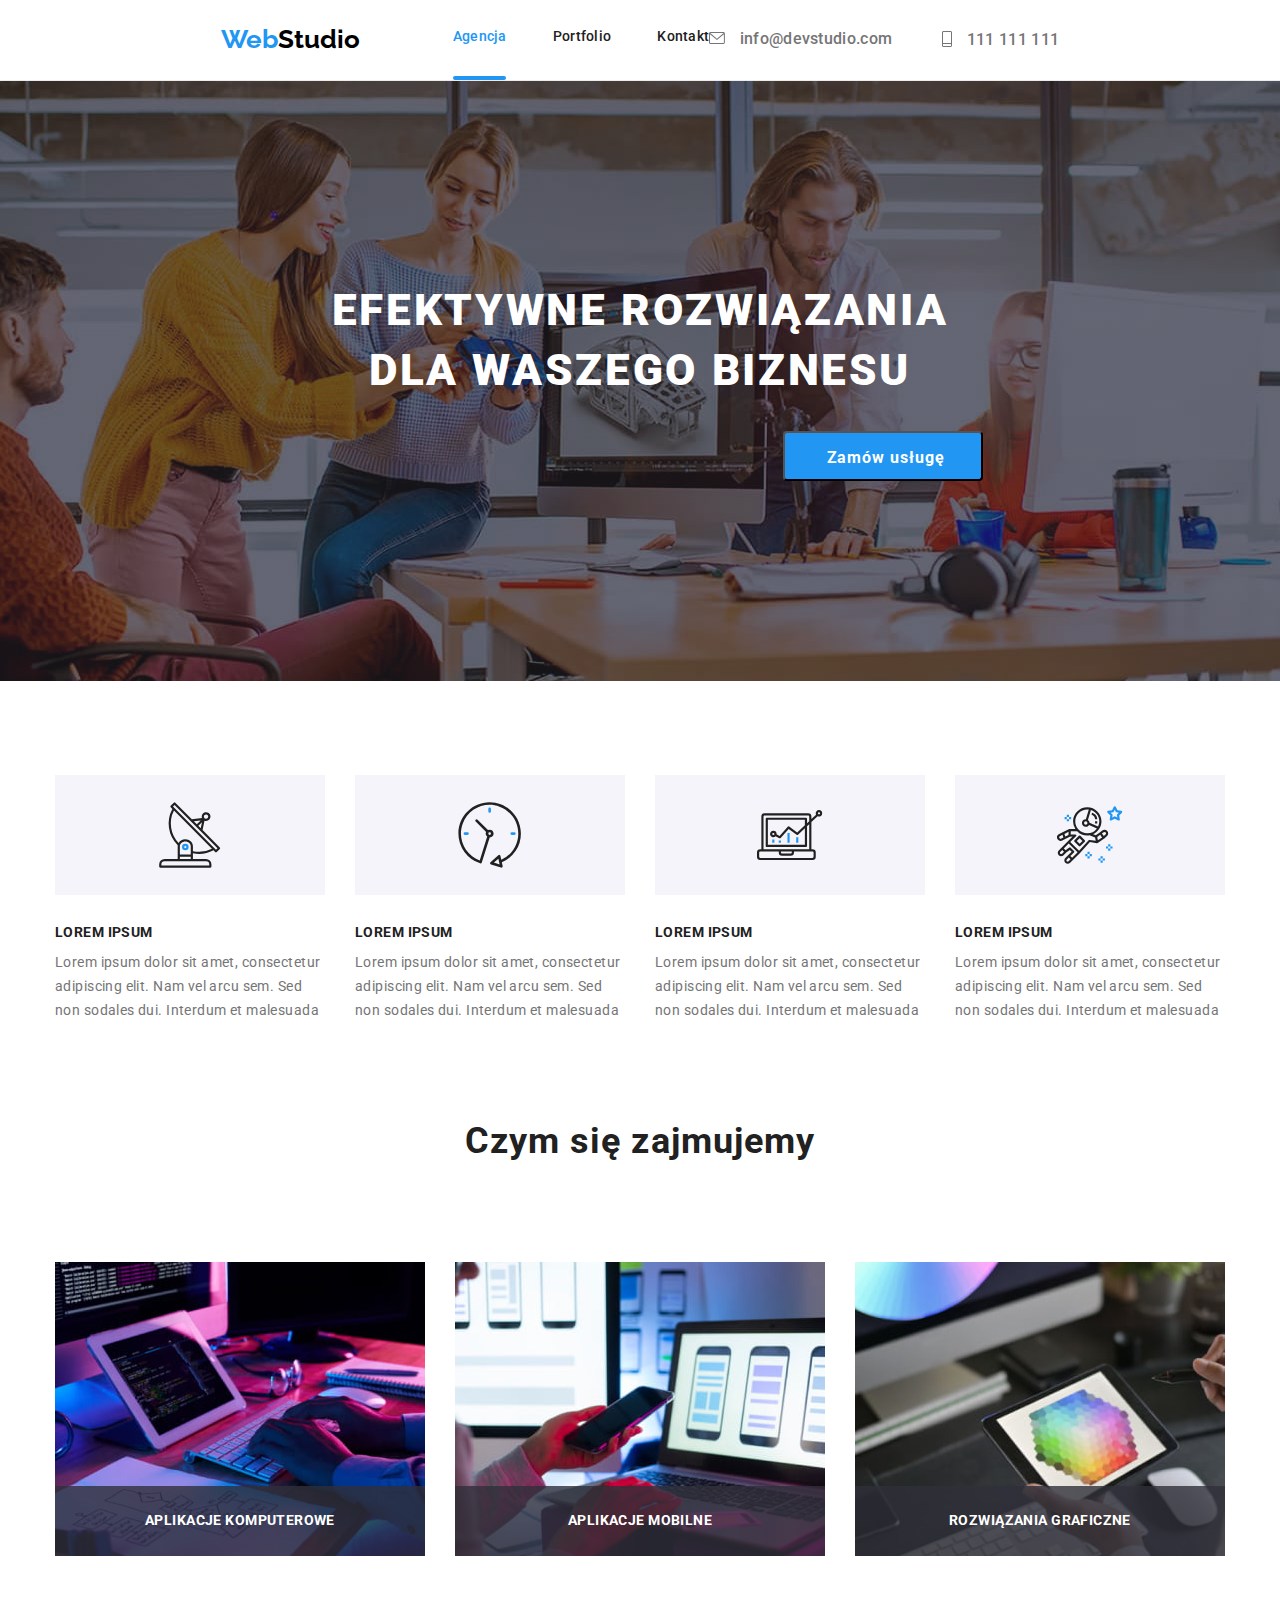
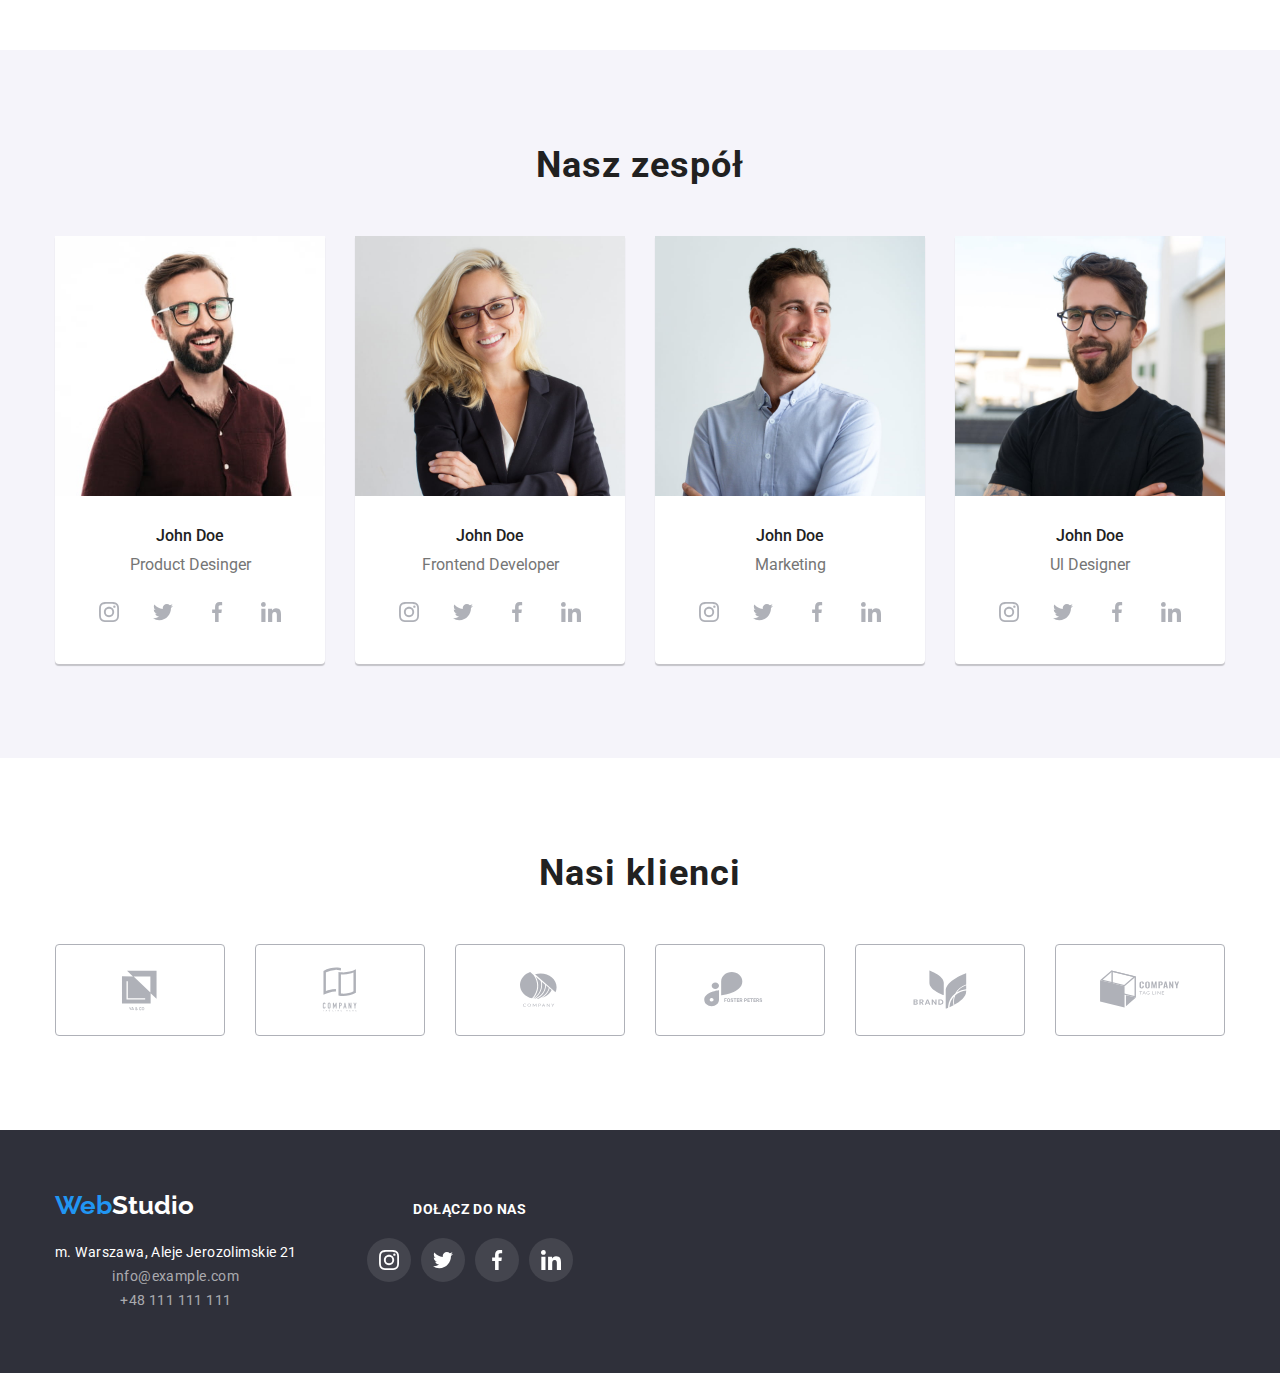
<file: index.html>
<!DOCTYPE html>
<html lang="en">
  <head>
    <meta charset="UTF-8" />
    <meta http-equiv="X-UA-Compatible" content="IE=edge" />
    <meta name="viewport" content="width=device-width, initial-scale=1.0" />
    <title>Studio</title>
    <link rel="preconnect" href="https://fonts.googleapis.com" />
    <link rel="preconnect" href="https://fonts.gstatic.com" crossorigin />
    <link
      rel="stylesheet"
      href="https://fonts.googleapis.com/css2?family=Raleway:wght@700&family=Roboto:wght@400;500;700;900&display=swap"
    />
    <link
      rel="stylesheet"
      href="https://cdnjs.cloudflare.com/ajax/libs/modern-normalize/1.0.0/modern-normalize.min.css"
    />
    <link rel="stylesheet" href="./css/styles.css" />
  </head>
  <body>
    <div class="backdrop is-hidden" data-modal>
      <div class="modal">
        <button type="button" class="close-btn" data-modal-close>x</button>
      </div>
    </div>

    <section class="section section-header">
      <header class="container header-background">
        <div class="top-menu top-menu--container">
          <h3>
            <a class="logo" href="index.html"
              ><span class="logo-part">Web</span>Studio</a
            >
          </h3>
          <nav>
            <ul class="menu">
              <li><a class="link agency" href="index.html">Agencja</a></li>
              <li><a class="link" href="./porfolio.html">Portfolio</a></li>
              <li><a class="link" href="./kontakt.html">Kontakt</a></li>
            </ul>
          </nav>
          <ul class="top-contacts">
            <li>
              <a class="link-contact" href="mailto:info@devstudio.com">
                <svg class="icon-envelope" width="16" height="12">
                  <use href="images/icons.svg#icon-envelope-2"></use>
                </svg>
                info@devstudio.com</a
              >
            </li>
            <li>
              <a class="link-contact" href="tel:+48111111111">
                <svg class="icon-vector" width="10" height="16">
                  <use href="images/icons.svg#icon-Vector-2"></use>
                </svg>
                111 111 111</a
              >
            </li>
          </ul>
        </div>
      </header>
    </section>
    <main>
      <section class="section section-banner">
        <div class="container">
          <h1 class="banner-content">
            EFEKTYWNE ROZWIĄZANIA DLA WASZEGO BIZNESU
          </h1>
          <button class="button" type="button" data-modal-open>
            Zamów usługę
          </button>
        </div>
      </section>
      <section class="section section-assets">
        <div class="container">
          <ul class="assets-icons">
            <li class="assets-icon">
              <svg class="icon-antenna" width="65.32" height="70">
                <use href="./images/icons.svg#icon-antenna-1-2"></use>
              </svg>
            </li>
            <li class="assets-icon">
              <svg class="icon-clock" width="65.32" height="70">
                <use href="./images/icons.svg#icon-clock-1-1"></use>
              </svg>
            </li>
            <li class="assets-icon">
              <svg class="icon-diagram" width="65.32" height="70">
                <use href="./images/icons.svg#icon-diagram-1-1"></use>
              </svg>
            </li>
            <li class="assets-icon">
              <svg class="icon-astronaut" width="65.32" height="70">
                <use href="./images/icons.svg#icon-astronaut-1-1"></use>
              </svg>
            </li>
          </ul>
          <ul class="assets">
            <li>
              <h3 class="assets-name">LOREM IPSUM</h3>
              <p class="assets-text">
                Lorem ipsum dolor sit amet, consectetur adipiscing elit. Nam vel
                arcu sem. Sed non sodales dui. Interdum et malesuada
              </p>
            </li>
            <li>
              <h3 class="assets-name">LOREM IPSUM</h3>
              <p class="assets-text">
                Lorem ipsum dolor sit amet, consectetur adipiscing elit. Nam vel
                arcu sem. Sed non sodales dui. Interdum et malesuada
              </p>
            </li>
            <li>
              <h3 class="assets-name">LOREM IPSUM</h3>
              <p class="assets-text">
                Lorem ipsum dolor sit amet, consectetur adipiscing elit. Nam vel
                arcu sem. Sed non sodales dui. Interdum et malesuada
              </p>
            </li>
            <li>
              <h3 class="assets-name">LOREM IPSUM</h3>
              <p class="assets-text">
                Lorem ipsum dolor sit amet, consectetur adipiscing elit. Nam vel
                arcu sem. Sed non sodales dui. Interdum et malesuada
              </p>
            </li>
          </ul>
        </div>
      </section>
      <section class="section">
        <div class="container">
          <h2 class="activities-title">Czym się zajmujemy</h2>
          <ul class="images">
            <li>
              <img
                src="images/img1.jpg"
                alt="an employee works at the computer typing on the keyboard"
                width="370"
                height="294"
              />
              <div>
                <h4 class="imgdescript">APLIKACJE KOMPUTEROWE</h4>
              </div>
            </li>
            <li>
              <img
                src="images/img2.jpg"
                alt="an employee works at the computer and uses the telephone"
                width="370"
                height="294"
              />
              <div>
                <h4 class="imgdescript">APLIKACJE MOBILNE</h4>
              </div>
            </li>
            <li>
              <img
                src="images/img3.jpg"
                alt="an employee works at the computer and selects a color from the color palette"
                width="370"
                height="294"
              />
              <div>
                <h4 class="imgdescript">ROZWIĄZANIA GRAFICZNE</h4>
              </div>
            </li>
          </ul>
        </div>
      </section>
      <section class="section section-team">
        <div class="container container-team">
          <h2 class="team">Nasz zespół</h2>
          <ul class="next-images">
            <li>
              <figure class="description">
                <img
                  src="./images/employee1.jpg"
                  alt="smiling bearded man in glasses and a brown shirt"
                  width="270"
                  height="260"
                />
                <figcaption>
                  <p class="employee">John Doe</p>
                  <p class="employee-profession">Product Desinger</p>
                  <ul class="social-icons">
                    <li class="social-icon">
                      <a href="/index.html">
                        <svg class="icon-instagram" width="20" height="20">
                          <use
                            href="./images/icons.svg#icon-instagram-2-2"
                          ></use>
                        </svg>
                      </a>
                    </li>
                    <li class="social-icon">
                      <a href="/index.html">
                        <svg class="icon-twitter" width="20" height="20">
                          <use href="./images/icons.svg#icon-twitter-1-2"></use>
                        </svg>
                      </a>
                    </li>
                    <li class="social-icon">
                      <a href="/index.html">
                        <svg class="icon-facebook" width="20" height="20">
                          <use
                            href="./images/icons.svg#icon-facebook-1-2"
                          ></use>
                        </svg>
                      </a>
                    </li>
                    <li class="social-icon">
                      <a href="/index.html">
                        <svg class="icon-linkedin" width="20" height="20">
                          <use
                            href="./images/icons.svg#icon-linkedin-1-2"
                          ></use>
                        </svg>
                      </a>
                    </li>
                  </ul>
                </figcaption>
              </figure>
            </li>
            <li>
              <figure class="description">
                <img
                  src="./images/employee2.jpg"
                  alt="smiling blond-haired woman with glasses and black jacket"
                  width="270"
                  height="260"
                />
                <figcaption>
                  <p class="employee">John Doe</p>
                  <p class="employee-profession">Frontend Developer</p>
                  <ul class="social-icons">
                    <li class="social-icon">
                      <a href="/index.html">
                        <svg class="icon-instagram" width="20" height="20">
                          <use
                            href="./images/icons.svg#icon-instagram-2-2"
                          ></use>
                        </svg>
                      </a>
                    </li>
                    <li class="social-icon">
                      <a href="/index.html">
                        <svg class="icon-twitter" width="20" height="20">
                          <use href="./images/icons.svg#icon-twitter-1-2"></use>
                        </svg>
                      </a>
                    </li>
                    <li class="social-icon">
                      <a href="/index.html">
                        <svg class="icon-facebook" width="20" height="20">
                          <use
                            href="./images/icons.svg#icon-facebook-1-2"
                          ></use>
                        </svg>
                      </a>
                    </li>
                    <li class="social-icon">
                      <a href="/index.html">
                        <svg class="icon-linkedin" width="20" height="20">
                          <use
                            href="./images/icons.svg#icon-linkedin-1-2"
                          ></use>
                        </svg>
                      </a>
                    </li>
                  </ul>
                </figcaption>
              </figure>
            </li>
            <li>
              <figure class="description">
                <img
                  src="./images/employee3.jpg"
                  alt="smiling bearded man in a blue shirt"
                  width="270"
                  height="260"
                />
                <figcaption>
                  <p class="employee">John Doe</p>
                  <p class="employee-profession">Marketing</p>
                  <ul class="social-icons">
                    <li class="social-icon">
                      <a href="/index.html">
                        <svg class="icon-instagram" width="20" height="20">
                          <use
                            href="./images/icons.svg#icon-instagram-2-2"
                          ></use>
                        </svg>
                      </a>
                    </li>
                    <li class="social-icon">
                      <a href="/index.html">
                        <svg class="icon-twitter" width="20" height="20">
                          <use href="./images/icons.svg#icon-twitter-1-2"></use>
                        </svg>
                      </a>
                    </li>
                    <li class="social-icon">
                      <a href="/index.html">
                        <svg class="icon-facebook" width="20" height="20">
                          <use
                            href="./images/icons.svg#icon-facebook-1-2"
                          ></use>
                        </svg>
                      </a>
                    </li>
                    <li class="social-icon">
                      <a href="/index.html">
                        <svg class="icon-linkedin" width="20" height="20">
                          <use
                            href="./images/icons.svg#icon-linkedin-1-2"
                          ></use>
                        </svg>
                      </a>
                    </li>
                  </ul>
                </figcaption>
              </figure>
            </li>
            <li>
              <figure class="description">
                <img
                  src="./images/employee4.jpg"
                  alt="smiling bearded man in glasses and a black t-shirt"
                  width="270"
                  height="260"
                />
                <figcaption>
                  <p class="employee">John Doe</p>
                  <p class="employee-profession">Ul Designer</p>
                  <ul class="social-icons">
                    <li class="social-icon">
                      <a href="/index.html">
                        <svg class="icon-instagram" width="20" height="20">
                          <use
                            href="./images/icons.svg#icon-instagram-2-2"
                          ></use>
                        </svg>
                      </a>
                    </li>
                    <li class="social-icon">
                      <a href="/index.html">
                        <svg class="icon-twitter" width="20" height="20">
                          <use href="./images/icons.svg#icon-twitter-1-2"></use>
                        </svg>
                      </a>
                    </li>
                    <li class="social-icon">
                      <a href="/index.html">
                        <svg class="icon-facebook" width="20" height="20">
                          <use
                            href="./images/icons.svg#icon-facebook-1-2"
                          ></use>
                        </svg>
                      </a>
                    </li>
                    <li class="social-icon">
                      <a href="/index.html">
                        <svg class="icon-linkedin" width="20" height="20">
                          <use
                            href="./images/icons.svg#icon-linkedin-1-2"
                          ></use>
                        </svg>
                      </a>
                    </li>
                  </ul>
                </figcaption>
              </figure>
            </li>
          </ul>
        </div>
      </section>
      <section class="our-clients">
        <div class="container">
          <h2 class="team">Nasi klienci</h2>
          <ul class="clients-icons">
            <li class="clients-icon">
              <a href="/index.html">
                <svg class="icon-Logo" width="90" height="90">
                  <use href="./images/icons.svg#icon-Logo-14"></use>
                </svg>
              </a>
            </li>
            <li class="clients-icon">
              <a href="/index.html">
                <svg class="icon-Logo" width="90" height="90">
                  <use href="./images/icons.svg#icon-Logo-9"></use>
                </svg>
              </a>
            </li>
            <li class="clients-icon">
              <a href="/index.html">
                <svg class="icon-Logo" width="90" height="90">
                  <use href="./images/icons.svg#icon-Logo-16"></use>
                </svg>
              </a>
            </li>
            <li class="clients-icon">
              <a href="/index.html">
                <svg class="icon-Logo" width="90" height="90">
                  <use href="./images/icons.svg#icon-Logo-11"></use>
                </svg>
              </a>
            </li>
            <li class="clients-icon">
              <a href="/index.html">
                <svg class="icon-Logo" width="90" height="90">
                  <use href="./images/icons.svg#icon-Logo-13"></use>
                </svg>
              </a>
            </li>
            <li class="clients-icon">
              <a href="/index.html">
                <svg class="icon-Logo" width="90" height="90">
                  <use href="./images/icons.svg#icon-Logo-15"></use>
                </svg>
              </a>
            </li>
          </ul>
        </div>
      </section>
    </main>
    <section class="section section-bottom">
      <footer class="bottom-menu">
        <div class="container">
          <div>
            <a class="logo-bottom" href="index.html"
              ><span class="logo-part">Web</span>Studio</a
            >
            <address>
              <p class="location">m. Warszawa, Aleje Jerozolimskie 21</p>
              <ul class="bottom-contacts">
                <li>
                  <a class="link-location" href="mailto:info@example.com"
                    >info@example.com</a
                  >
                </li>
                <li>
                  <a class="link-location" href="tel:+48111111111"
                    >+48 111 111 111</a
                  >
                </li>
              </ul>
            </address>
          </div>
          <div class="join">
            <h4 class="join-title">DOŁĄCZ DO NAS</h4>
            <ul class="social-icons">
              <li class="social-icon">
                <a href="/index.html">
                  <svg class="icon-instagram" width="20" height="20">
                    <use href="./images/icons.svg#icon-instagram-2-2"></use>
                  </svg>
                </a>
              </li>
              <li class="social-icon">
                <a href="/index.html">
                  <svg class="icon-twitter" width="20" height="20">
                    <use href="./images/icons.svg#icon-twitter-1-2"></use>
                  </svg>
                </a>
              </li>
              <li class="social-icon">
                <a href="/index.html">
                  <svg class="icon-facebook" width="20" height="20">
                    <use href="./images/icons.svg#icon-facebook-1-2"></use>
                  </svg>
                </a>
              </li>
              <li class="social-icon">
                <a href="/index.html">
                  <svg class="icon-linkedin" width="20" height="20">
                    <use href="./images/icons.svg#icon-linkedin-1-2"></use>
                  </svg>
                </a>
              </li>
            </ul>
          </div>
        </div>
      </footer>
    </section>
    <script src="./js/modal.js"></script>
  </body>
</html>
</file>
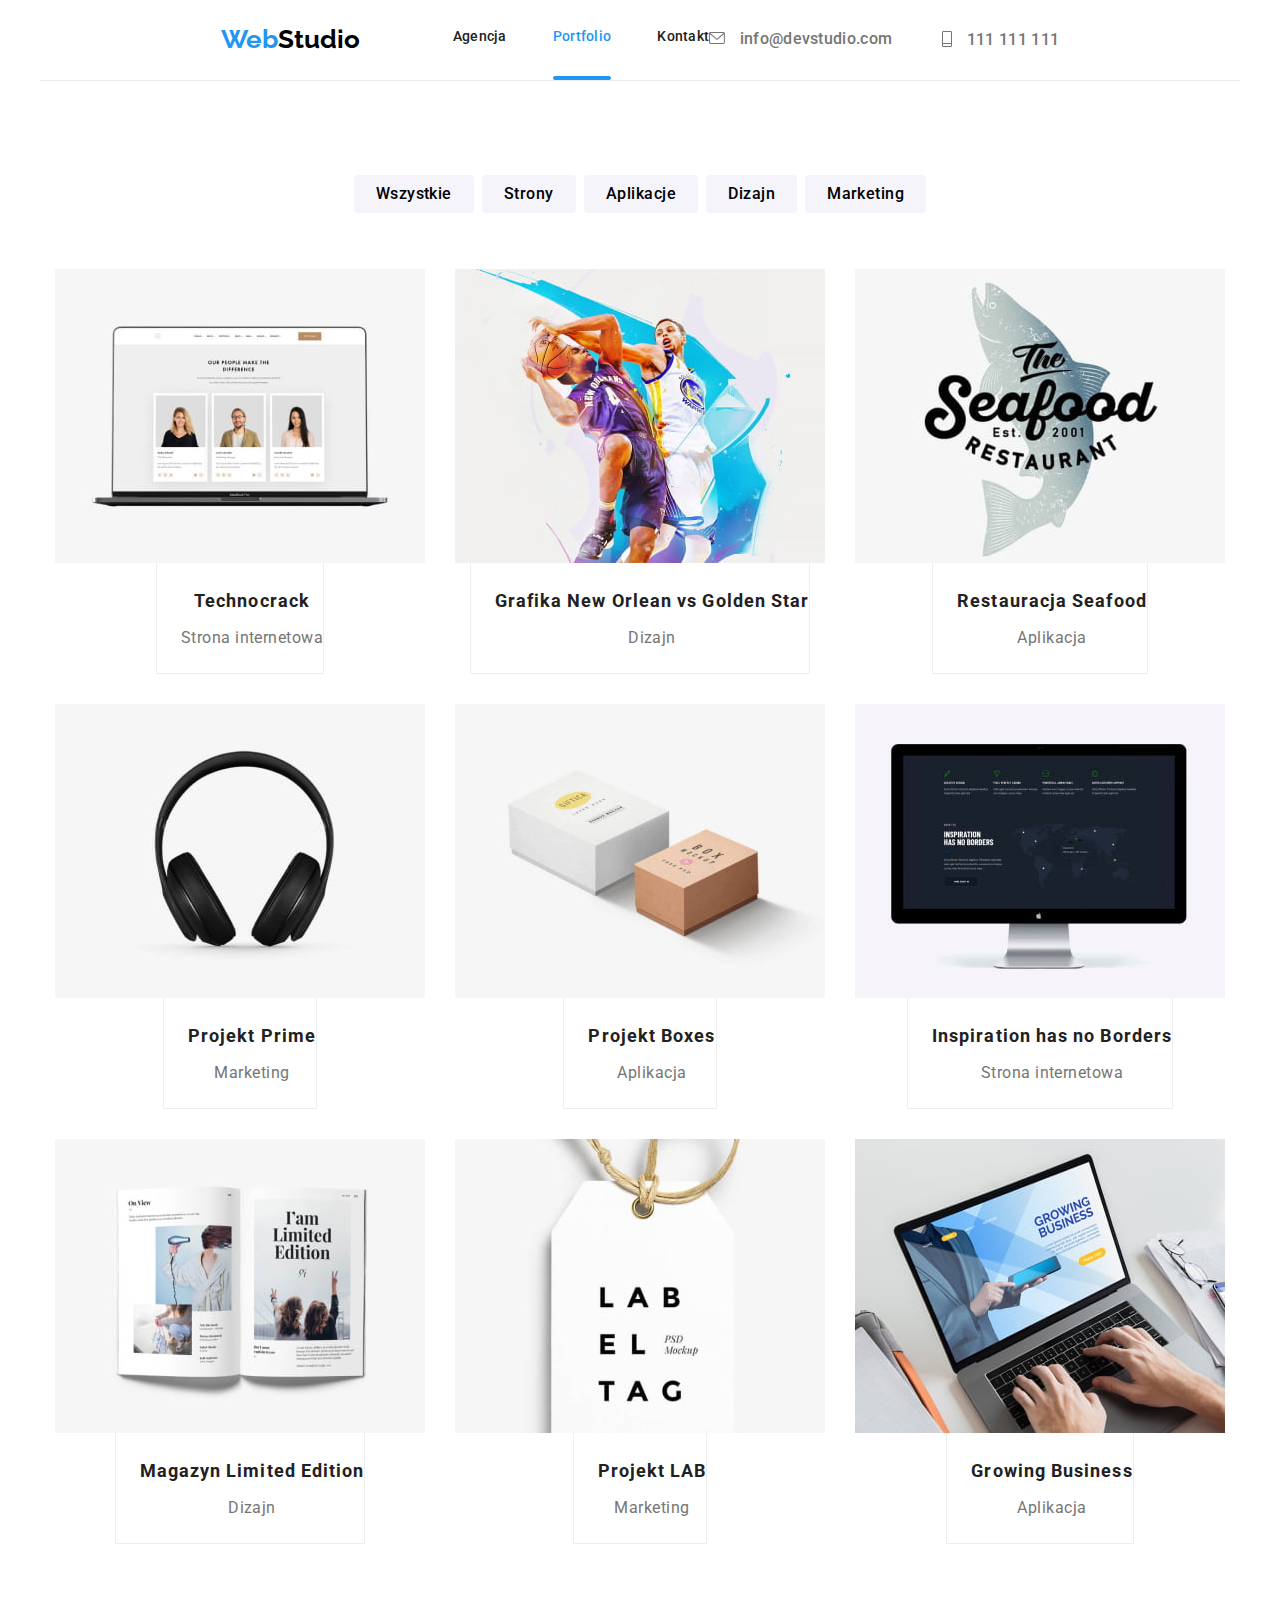
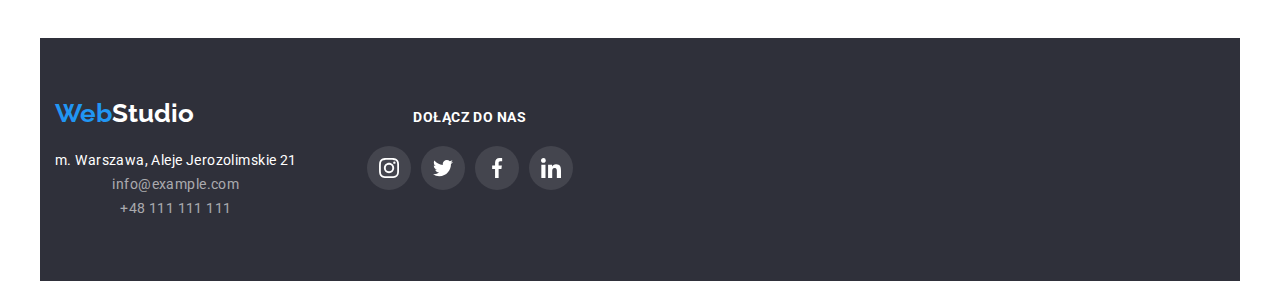
<file: porfolio.html>
<!DOCTYPE html>
<html lang="en">
  <head>
    <meta charset="UTF-8" />
    <meta http-equiv="X-UA-Compatible" content="IE=edge" />
    <meta name="viewport" content="width=device-width, initial-scale=1.0" />
    <title>Studio</title>
    <link rel="preconnect" href="https://fonts.googleapis.com" />
    <link rel="preconnect" href="https://fonts.gstatic.com" crossorigin />
    <link
      rel="stylesheet"
      href="https://fonts.googleapis.com/css2?family=Raleway:wght@700&family=Roboto:wght@400;500;700;900&display=swap"
    />
    <link
      rel="stylesheet"
      href="https://cdnjs.cloudflare.com/ajax/libs/modern-normalize/1.0.0/modern-normalize.min.css"
    />
    <link rel="stylesheet" href="./css/styles.css" />
  </head>
  <body>
    <section class="section section-header">
      <header class="container header-background">
        <div class="top-menu top-menu--container">
          <h3>
            <a class="logo" href="index.html"
              ><span class="logo-part">Web</span>Studio</a
            >
          </h3>
          <nav>
            <ul class="menu">
              <li><a class="link" href="index.html">Agencja</a></li>
              <li><a class="link portfolio" href="./porfolio.html">Portfolio</a></li>
              <li><a class="link" href="./kontakt.html">Kontakt</a></li>
            </ul>
          </nav>
          <ul class="top-contacts">
            <li>
              <a class="link-contact" href="mailto:info@devstudio.com">
                <svg class="icon-envelope" width="16" height="12">
                  <use href="images/icons.svg#icon-envelope-2"></use>
                </svg>
                info@devstudio.com</a
              >
            </li>
            <li>
              <a class="link-contact" href="tel:+48111111111">
                <svg class="icon-vector" width="10" height="16">
                  <use href="images/icons.svg#icon-Vector-2"></use>
                </svg>
                111 111 111</a
              >
            </li>
          </ul>
        </div>
      </header>
    </section>
    <main>
      <section class="section section-filters">
        <ul class="filters">
          <li><button class="btn" type="button">Wszystkie</button></li>
          <li><button class="btn" type="button">Strony</button></li>
          <li><button class="btn" type="button">Aplikacje</button></li>
          <li><button class="btn" type="button">Dizajn</button></li>
          <li><button class="btn" type="button">Marketing</button></li>
        </ul>
      </section>
      <section class="section section-grid">
        <div class="container">
          <ul class="grid-item">
            <li>
              <figure class="item">
                <div class="item-box">
                <img
                  src="./images/photo1.jpg"
                  alt="laptop"
                  width="370"
                  height="294"
                />
                <div class="overlay">
                    <p>
                      Lorem ipsum dolor, sit amet consectetur adipisicing elit.
                      Illo nihil, minus ut eaque error ipsa sapiente obcaecati
                      eius, iure numquam reprehenderit unde consequatur
                      exercitationem tenetur ea deleniti?
                    </p>
                  </div>
                </div>
                <figcaption class="borderfig">
                  <p class="project-title">Technocrack</p>
                  <p class="project-text">Strona internetowa</p>
                </figcaption>
              </figure>
            </li>
            <li>
              <figure class="item">
                <div class="item-box">
                <img
                  src="./images/photo2.jpg"
                  alt="basketball players"
                  width="370"
                  height="294"
                />
                <div class="overlay">
                    <p>
                      Lorem ipsum dolor, sit amet consectetur adipisicing elit.
                      Illo nihil, minus ut eaque error ipsa sapiente obcaecati
                      eius, iure numquam reprehenderit unde consequatur
                      exercitationem tenetur ea deleniti?
                    </p>
                  </div>
                </div>
                <figcaption class="borderfig">
                  <p class="project-title">Grafika New Orlean vs Golden Star</p>
                  <p class="project-text">Dizajn</p>
                </figcaption>
              </figure>
            </li>
            <li>
              <figure class="item">
                <div class="item-box">
                <img
                  src="./images/photo3.jpg"
                  alt="the seafood restaurant logo"
                  width="370"
                  height="294"
                />
                <div class="overlay">
                    <p>
                      Lorem ipsum dolor, sit amet consectetur adipisicing elit.
                      Illo nihil, minus ut eaque error ipsa sapiente obcaecati
                      eius, iure numquam reprehenderit unde consequatur
                      exercitationem tenetur ea deleniti?
                    </p>
                  </div>
                </div>
                <figcaption class="borderfig">
                  <p class="project-title">Restauracja Seafood</p>
                  <p class="project-text">Aplikacja</p>
                </figcaption>
              </figure>
            </li>
            <li>
              <figure class="item">
                <div class="item-box">
                <img
                  src="images/photo4.jpg"
                  alt="headphones"
                  width="370"
                  height="294"
                />
                <div class="overlay">
                    <p>
                      Lorem ipsum dolor, sit amet consectetur adipisicing elit.
                      Illo nihil, minus ut eaque error ipsa sapiente obcaecati
                      eius, iure numquam reprehenderit unde consequatur
                      exercitationem tenetur ea deleniti?
                    </p>
                  </div>
                </div>
                <figcaption class="borderfig">
                  <p class="project-title">Projekt Prime</p>
                  <p class="project-text">Marketing</p>
                </figcaption>
              </figure>
            </li>
            <li>
              <figure class="item">
                <div class="item-box">
                <img
                  src="./images/photo5.jpg"
                  alt="boxes"
                  width="370"
                  height="294"
                />
                <div class="overlay">
                    <p>
                      Lorem ipsum dolor, sit amet consectetur adipisicing elit.
                      Illo nihil, minus ut eaque error ipsa sapiente obcaecati
                      eius, iure numquam reprehenderit unde consequatur
                      exercitationem tenetur ea deleniti?
                    </p>
                  </div>
                </div>
                <figcaption class="borderfig">
                  <p class="project-title">Projekt Boxes</p>
                  <p class="project-text">Aplikacja</p>
                </figcaption>
              </figure>
            </li>
            <li>
              <figure class="item">
                <div class="item-box">
                <img
                  src="./images/photo6.jpg"
                  alt="computer monitor"
                  width="370"
                  height="294"
                />
                <div class="overlay">
                    <p>
                      Lorem ipsum dolor, sit amet consectetur adipisicing elit.
                      Illo nihil, minus ut eaque error ipsa sapiente obcaecati
                      eius, iure numquam reprehenderit unde consequatur
                      exercitationem tenetur ea deleniti?
                    </p>
                  </div>
                </div>
                <figcaption class="borderfig">
                  <p class="project-title">Inspiration has no Borders</p>
                  <p class="project-text">Strona internetowa</p>
                </figcaption>
              </figure>
            </li>
            <li>
              <figure class="item">
                <div class="item-box">
                <img
                  src="./images/photo7.jpg"
                  alt="magazine"
                  width="370"
                  height="294"
                />
                <div class="overlay">
                    <p>
                      Lorem ipsum dolor, sit amet consectetur adipisicing elit.
                      Illo nihil, minus ut eaque error ipsa sapiente obcaecati
                      eius, iure numquam reprehenderit unde consequatur
                      exercitationem tenetur ea deleniti?
                    </p>
                  </div>
                </div>
                <figcaption class="borderfig">
                  <p class="project-title">Magazyn Limited Edition</p>
                  <p class="project-text">Dizajn</p>
                </figcaption>
              </figure>
            </li>
            <li>
              <figure class="item">
                <div class="item-box">
                <img
                  src="./images/photo8.jpg"
                  alt="label"
                  width="370"
                  height="294"
                />
                <div class="overlay">
                    <p>
                      Lorem ipsum dolor, sit amet consectetur adipisicing elit.
                      Illo nihil, minus ut eaque error ipsa sapiente obcaecati
                      eius, iure numquam reprehenderit unde consequatur
                      exercitationem tenetur ea deleniti?
                    </p>
                  </div>
                </div>
                <figcaption class="borderfig">
                  <p class="project-title">Projekt LAB</p>
                  <p class="project-text">Marketing</p>
                </figcaption>
              </figure>
            </li>
            <li>
              <figure class="item">
                <div class="item-box">
                <img
                  src="./images/photo9.jpg"
                  alt="work on laptop"
                  width="370"
                  height="294"
                />
                <div class="overlay">
                    <p>
                      Lorem ipsum dolor, sit amet consectetur adipisicing elit.
                      Illo nihil, minus ut eaque error ipsa sapiente obcaecati
                      eius, iure numquam reprehenderit unde consequatur
                      exercitationem tenetur ea deleniti?
                    </p>
                  </div>
                </div>
                <figcaption class="borderfig">
                  <p class="project-title">Growing Business</p>
                  <p class="project-text">Aplikacja</p>
                </figcaption>
              </figure>
            </li>
          </ul>
        </div>
      </section>
    </main>
    <section class="section section-bottom">
      <footer class="bottom-menu">
        <div class="container">
          <div>
            <a class="logo-bottom" href="index.html"
              ><span class="logo-part">Web</span>Studio</a
            >
            <address>
              <p class="location">m. Warszawa, Aleje Jerozolimskie 21</p>
              <ul class="bottom-contacts">
                <li>
                  <a class="link-location" href="mailto:info@example.com"
                    >info@example.com</a
                  >
                </li>
                <li>
                  <a class="link-location" href="tel:+48111111111"
                    >+48 111 111 111</a
                  >
                </li>
              </ul>
            </address>
          </div>
          <div class="join">
            <h4 class="join-title">DOŁĄCZ DO NAS</h4>
            <ul class="social-icons">
              <li class="social-icon">
                <a href="/index.html">
                  <svg class="icon-instagram" width="20" height="20">
                    <use href="./images/icons.svg#icon-instagram-2-2"></use>
                  </svg>
                </a>
              </li>
              <li class="social-icon">
                <a href="/index.html">
                  <svg class="icon-twitter" width="20" height="20">
                    <use href="./images/icons.svg#icon-twitter-1-2"></use>
                  </svg>
                </a>
              </li>
              <li class="social-icon">
                <a href="/index.html">
                  <svg class="icon-facebook" width="20" height="20">
                    <use href="./images/icons.svg#icon-facebook-1-2"></use>
                  </svg>
                </a>
              </li>
              <li class="social-icon">
                <a href="/index.html">
                  <svg class="icon-linkedin" width="20" height="20">
                    <use href="./images/icons.svg#icon-linkedin-1-2"></use>
                  </svg>
                </a>
              </li>
            </ul>
          </div>
        </div>
      </footer>
    </section>
  </body>
</html>
</file>
<file: css/styles.css>
:root {
  --main-color: #212121;
  --background-color: #e5e5e5;
  --color-white: #ffffff;
  --color-black: #000000;
  --color-grey: #757575;
  --background-btn-color: #f5f4fa;
  --background-bm-color: #2f303a;
  --color-hover: #2196f3;
  --background-gr-color: rgba(47, 48, 58, 0.4);
  --background-img-color: rgba(47, 48, 58, 0.8);
  --color-fill--social: #afb1b8;
  --background-social: rgba(255, 255, 255, 0.1);
  --backdrop: rgba(0, 0, 0, 0.2);
}

body {
  font-family: "Roboto", "Raleway", sans-serif;
  color: var(--main-color);
  background-color: var(--color-white);
}

img {
  display: block;
}

.backdrop {
  position: fixed;
  background-color: var(--backdrop);
  width: 100%;
  height: 100%;
  z-index: 1;
  transition: opacity 1500ms ease-in-out, visibility 1500ms ease-in-out;
}

.is-hidden {
  opacity: 0;
  visibility: hidden;
  pointer-events: none;
}

.backdrop .modal {
  position: fixed;
  width: 528px;
  height: 581px;
  background-color: var(--color-white);
  top: 50%;
  left: 50%;
  transform: translate(-50%, -50%);
  box-shadow: 0px 1px 3px rgba(0, 0, 0, 0.12), 0px 1px 1px rgba(0, 0, 0, 0.14),
    0px 2px 1px rgba(0, 0, 0, 0.2);
  border-radius: 4px;
  z-index: 2;
}

.close-btn {
  position: absolute;
  top: 8px;
  right: 8px;
  width: 30px;
  height: 30px;
  background-color: var(--color-white);
  border: 1px solid rgba(0, 0, 0, 0.1);
  border-radius: 50%;
  cursor: pointer;
}

.section {
  display: flex;
  width: 100%;
  padding-top: 94px;
  padding-bottom: 94px;
  align-items: center;
  justify-content: center;
}

.container {
  width: 1200px;
  padding: 0 15px;
  align-content: center;
}

* {
  box-sizing: border-box;
  margin: 0;
  padding: 0;
  justify-items: center;
}

/* header + bottom logo */

.section-header {
  display: flex;
  box-sizing: border-box;
  align-items: center;
  justify-content: center;
  padding-top: 24px;
  padding-bottom: 25px;
  border-bottom: 1px solid #ececec;
}

.top-menu {
  display: flex;
  flex-direction: row;
  align-items: center;
}

.top-menu nav {
  flex-grow: 1;
}

.top-menu nav ul {
  display: flex;
  flex-grow: 1;
  justify-content: space-evenly;
}

.logo,
.logo-bottom {
  font-family: Raleway;
  font-style: normal;
  font-weight: bold;
  font-size: 26px;
  line-height: 1.19;
  color: var(--color-black);
  text-decoration: none;
}

.top-menu .logo {
  width: 145;
  height: 31px;
}

.top-menu nav ul {
  display: flex;
  flex-grow: 1;
  justify-content: flex-start;
}

.logo-bottom {
  color: var(--color-white);
}

.logo-part {
  color: var(--color-hover);
}

.menu {
  font-style: normal;
  font-weight: medium;
  font-size: 14px;
  line-height: 1.14;
  letter-spacing: 00.02em;
  text-decoration: none;
  list-style: none;
  padding-left: 93px;
}

.menu .agency::after {
  position: relative;
  top: 31px;
  display: block;
  content: "";
  width: 53px;
  height: 4px;
  background-color: var(--color-hover);
  border-radius: 2px;
}

.menu .portfolio::after {
  position: relative;
  top: 31px;
  display: block;
  content: "";
  width: 58px;
  height: 4px;
  background-color: var(--color-hover);
  border-radius: 2px;
}

.link {
  font-style: normal;
  font-weight: 500;
  font-size: 14px;
  line-height: 1.14;
  letter-spacing: 0.02em;
  color: var(--main-color);
  text-decoration: none;
  align-items: center;
  transition: color 250ms cubic-bezier(0.4, 0, 0.2, 1);
}

.agency {
  color: var(--color-hover);
}

.portfolio {
  color: var(--color-hover);
}

.top-menu .top-contacts {
  font-style: normal;
  font-weight: 500;
  font-size: 14px;
  line-height: 1.14;
  letter-spacing: 0.02em;
  color: var(--main-color);
  display: flex;
  justify-content: flex-end;
  flex-grow: 2;
  align-items: center;
  list-style: none;
  gap: 50px;
}

.top-menu .menu {
  display: flex;
  list-style-type: none;
  gap: 46px;
  margin-left: 0;
}

.link-contact {
  font-style: normal;
  font-weight: 500;
  font-size: 16px;
  line-height: 1.14;
  letter-spacing: 0.02em;
  text-decoration: none;
  color: var(--color-grey);
  transition: color 250ms cubic-bezier(0.4, 0, 0.2, 1);
}

.icon-envelope {
  display: inline;
  fill: currentColor;
  margin-right: 10px;
}

.icon-vector {
  display: inline;
  fill: currentColor;
  margin-right: 10px;
  position: relative;
  top: 2px;
}

.link:hover,
.link:focus,
.link-contact:hover,
.link-contact:focus,
.link-location:hover,
.link-location:focus {
  color: var(--color-hover);
}

/* main part */

.banner,
.banner-content {
  font-style: normal;
  font-weight: 900;
  font-size: 44px;
  line-height: 1.36;
  text-align: center;
  letter-spacing: 0.06em;
  text-transform: uppercase;
  color: var(--color-white);
}

.section-banner {
  width: 1600px;
  height: 600px;
  background-image: linear-gradient(
      var(--background-gr-color),
      var(--background-gr-color)
    ),
    url(../images/Img.jpg);
  align-items: center;
  justify-content: center;
  margin: auto;
}

.banner-content {
  display: flex;
  width: 696px;
  height: 120px;
  margin-top: 200px;
  margin-bottom: 30px;
  margin-left: auto;
  margin-right: auto;
  align-content: center;
  justify-content: center;
}

.button {
  font-family: "Roboto", sans-serif;
  font-style: normal;
  font-weight: 700;
  font-size: 16px;
  line-height: 1.88;
  vertical-align: center;
  padding-top: 10px;
  padding-left: 42px;
  display: flex;
  justify-items: center;
  letter-spacing: 0.06em;
  border-radius: 4px;
  color: var(--color-white);
  background-color: var(--color-hover);
  width: 200px;
  height: 50px;
  margin-bottom: 200px;
  margin-left: 485px;
  transition: box-shadow 250ms cubic-bezier(0.4, 0, 0.2, 1);
}

.btn {
  font-family: "Roboto", sans-serif;
  font-style: normal;
  font-weight: 500;
  font-size: 16px;
  line-height: 1.62;
  text-align: center;
  letter-spacing: 0.03em;
  background-color: var(--background-btn-color);
  border-radius: 4px;
  border: 0;
  padding: 6px 22px 6px 22px;
  transition: color 250ms cubic-bezier(0.4, 0, 0.2, 1),
    background-color 250ms cubic-bezier(0.4, 0, 0.2, 1),
    box-shadow 250ms cubic-bezier(0.4, 0, 0.2, 1);
}

.button:hover,
.button:focus {
  cursor: pointer;
  box-shadow: 0px 4px 4px rgba(0, 0, 0, 0.15);
}

.btn:hover,
.btn:focus {
  color: var(--color-white);
  background-color: var(--color-hover);
  cursor: pointer;
  border-radius: 2px;
  box-shadow: 0px 2px rgba(0, 0, 0, 0.12);
  box-shadow: 0px 1px rgba(0, 0, 0, 0.08);
  box-shadow: 0px 3px rgba(0, 0, 0, 0.1);
}

.section-assets {
  padding-bottom: 0;
}

.assets {
  list-style: none;
  display: flex;
  gap: 30px;
}

.assets-icons {
  list-style: none;
  display: flex;
  justify-content: center;
  gap: 30px;
  margin-bottom: 30px;
}

.assets-icon {
  display: flex;
  justify-content: center;
  align-items: center;
  width: 270px;
  height: 120px;
  background-color: var(--background-btn-color);
}

.assets-name {
  font-style: normal;
  font-weight: 700;
  font-size: 14px;
  line-height: 1.14;
  letter-spacing: 0.03em;
  text-transform: uppercase;
  box-sizing: border-box;
  width: 270px;
  height: 16px;
  margin-bottom: 10px;
}

.assets-text {
  font-style: normal;
  font-weight: 400;
  font-size: 14px;
  line-height: 1.71;
  letter-spacing: 0.03em;
  color: var(--color-grey);
  box-sizing: border-box;
  width: 270px;
  height: 75px;
}

.activities-title {
  display: flex;
  align-items: center;
  justify-content: center;
}

.activities-title,
.team,
.our-clients {
  font-style: normal;
  font-weight: 700;
  font-size: 36px;
  line-height: 1.17;
  text-align: center;
  letter-spacing: 0.03em;
  margin-bottom: 50px;
}

.imgdescript {
  display: flex;
  width: 370px;
  height: 70px;
  background: var(--background-img-color);
  align-items: center;
  justify-content: center;
  position: absolute;
  bottom: 0;
  font-style: normal;
  font-weight: 700;
  font-size: 14px;
  line-height: 1.14;
  text-align: center;
  letter-spacing: 0.03em;
  text-transform: uppercase;
  color: #ffffff;
}

.images {
  display: flex;
  flex-direction: row;
  list-style: none;
  padding-top: 50px;
  gap: 30px;
  position: relative;
}

.employee {
  font-style: normal;
  font-weight: 500;
  font-size: 16px;
  line-height: 1.19;
  text-align: center;
  color: var(--main-color);
  padding-top: 30px;
}

.employee-profession {
  font-style: normal;
  font-weight: 400;
  font-size: 16px;
  line-height: 1.19;
  text-align: center;
  color: var(--color-grey);
  padding-top: 10px;
}

.section-team {
  background-color: var(--background-btn-color);
}

.social-icons {
  display: flex;
  list-style: none;
  justify-content: center;
  align-items: center;
  margin: auto;
  padding-top: 16px;
  gap: 10px;
}

.social-icon:hover svg,
.social-icon a:focus svg {
  fill: var(--color-white);
}

.social-icon:hover,
.social-icon a:focus {
  background-color: #2196f3;
  border-radius: 50%;
  cursor: pointer;
  fill: var(--color-white);
}

.social-icon {
  display: flex;
  width: 44px;
  height: 44px;
  border-radius: 50%;
  border-color: #2196f3;
  fill: var(--color-fill--social);
  justify-content: center;
  align-items: center;
  transition: fill 250ms cubic-bezier(0.4, 0, 0.2, 1),
    background-color 250ms cubic-bezier(0.4, 0, 0.2, 1);
}

.social-icon svg {
  fill: var(--color-fill--social);
  transition: fill 250ms cubic-bezier(0.4, 0, 0.2, 1);
}

.social-icon a {
  display: flex;
  width: 100%;
  height: 100%;
  justify-content: center;
  align-items: center;
  transition: fill 250ms cubic-bezier(0.4, 0, 0.2, 1);
}

.container-team .next-images {
  display: flex;
  flex-direction: row;
  list-style: none;
  gap: 30px;
}

.description {
  display: flex;
  flex-direction: column;
  width: 270px;
  height: 428px;
  background-color: var(--color-white);
  box-shadow: 0px 1px 3px rgba(0, 0, 0, 0.12);
  box-shadow: 0px 1px 1px rgba(0, 0, 0, 0.14);
  box-shadow: 0px 2px 1px rgba(0, 0, 0, 0.2);
  border-radius: 0px 0px 4px 4px;
}

.project-title {
  font-style: normal;
  font-weight: 700;
  font-size: 18px;
  line-height: 2;
  letter-spacing: 0.06em;
  color: var(--main-color);
  padding-top: 20px;
  padding-left: 24px;
}

.project-text {
  font-style: normal;
  font-weight: 400;
  font-size: 16px;
  line-height: 1.88;
  letter-spacing: 0.03em;
  color: var(--color-grey);
  padding-top: 4px;
  padding-left: 24px;
  padding-bottom: 20px;
}

.borderfig {
  border-bottom: 1px solid #eee;
  border-left: 1px solid #eee;
  border-right: 1px solid #eee;
}

.section-filters {
  padding-bottom: 0;
}

.filters {
  display: flex;
  flex-direction: row;
  list-style: none;
  align-items: center;
  justify-content: center;
  gap: 8px;
}

.section-grid {
  padding-top: 56px;
}

.grid-item {
  list-style: none;
  display: grid;
  grid-template-columns: repeat(3, 370px);
  gap: 30px;
  align-items: center;
  justify-content: center;
}

.item:hover,
.item:focus {
  cursor: pointer;
  box-shadow: 0px 1px 1px rgba(0, 0, 0, 0.12);
  box-shadow: 0px 4px 4px rgba(0, 0, 0, 0.06);
  box-shadow: 1px 4px 6px rgba(0, 0, 0, 0.16);
}

.item {
  transition: box-shadow 250ms cubic-bezier(0.4, 0, 0.2, 1);
}

.item:hover .overlay {
  transform: translatey(0);
}

.item-box {
  display: flex;
  flex-direction: column;
  position: relative;
  overflow: hidden;
}

.overlay {
  position: absolute;
  width: 100%;
  height: 100%;
  background-color: var(--color-hover);
  transform: translatey(100%);
  transition: transform 250ms cubic-bezier(0.4, 0, 0.2, 1);
}

.overlay > p {
  font-style: normal;
  font-weight: 400;
  font-size: 18px;
  line-height: 1.56;
  text-align: left;
  padding: 49px 24px 49px 30px;
  letter-spacing: 0.03em;
  color: var(--color-white);
}

.our-clients {
  display: flex;
  margin: 0 auto;
  justify-content: center;
  align-items: center;
  padding-top: 94px;
  padding-bottom: 94px;
}

.clients-icons {
  display: flex;
  gap: 30px;
}

.clients-icon {
  display: flex;
  width: 170px;
  height: 92px;
  border: 1px solid var(--color-fill--social);
  border-radius: 4px;
  justify-content: center;
  align-items: center;
  list-style: none;
  transition: fill 250ms cubic-bezier(0.4, 0, 0.2, 1),
    border 250ms cubic-bezier(0.4, 0, 0.2, 1);
}

.clients-icon svg {
  fill: var(--color-fill--social);
  transition: fill 250ms cubic-bezier(0.4, 0, 0.2, 1);
}

.clients-icon:hover svg,
.clients-icon a:focus svg {
  fill: var(--color-hover);
}

.clients-icon a {
  display: flex;
  width: 100%;
  height: 100%;
  justify-content: center;
  align-items: center;
  transition: fill 250s cubic-bezier(0.4, 0, 0.2, 1);
  transition: background-color 250s cubic-bezier(0.4, 0, 0.2, 1);
}

.clients-icon:hover,
.clients-icon a:focus {
  border-color: var(--color-hover);
  cursor: pointer;
  fill: var(--color-hover);
}

/* footer part */

.section-bottom {
  width: 100%;
  background-color: var(--background-bm-color);
  padding-top: 60px;
  padding-bottom: 60px;
}

.bottom-contacts {
  list-style: none;
  gap: 9px;
}

.location,
.link-location {
  font-style: normal;
  font-weight: 400;
  font-size: 14px;
  line-height: 1.71;
  letter-spacing: 0.03em;
  color: var(--color-white);
}

.location {
  padding-top: 20px;
}

.link-location {
  text-decoration: none;
  color: rgba(255, 255, 255, 0.6);
  transition: color 250ms cubic-bezier(0.4, 0, 0.2, 1);
}

.join-title {
  font-style: normal;
  font-weight: 700;
  font-size: 14px;
  line-height: 1.14;
  letter-spacing: 0.03em;
  text-transform: uppercase;
  color: #ffffff;
  margin-bottom: 20px;
}

.bottom-menu .container {
  display: flex;
}

.join {
  margin-left: 70px;
  padding-top: 12px;
}

.join ul {
  padding-top: 0;
}

.join li {
  background-color: var(--background-social);
}

.join svg {
  fill: var(--color-white);
}
</file>
